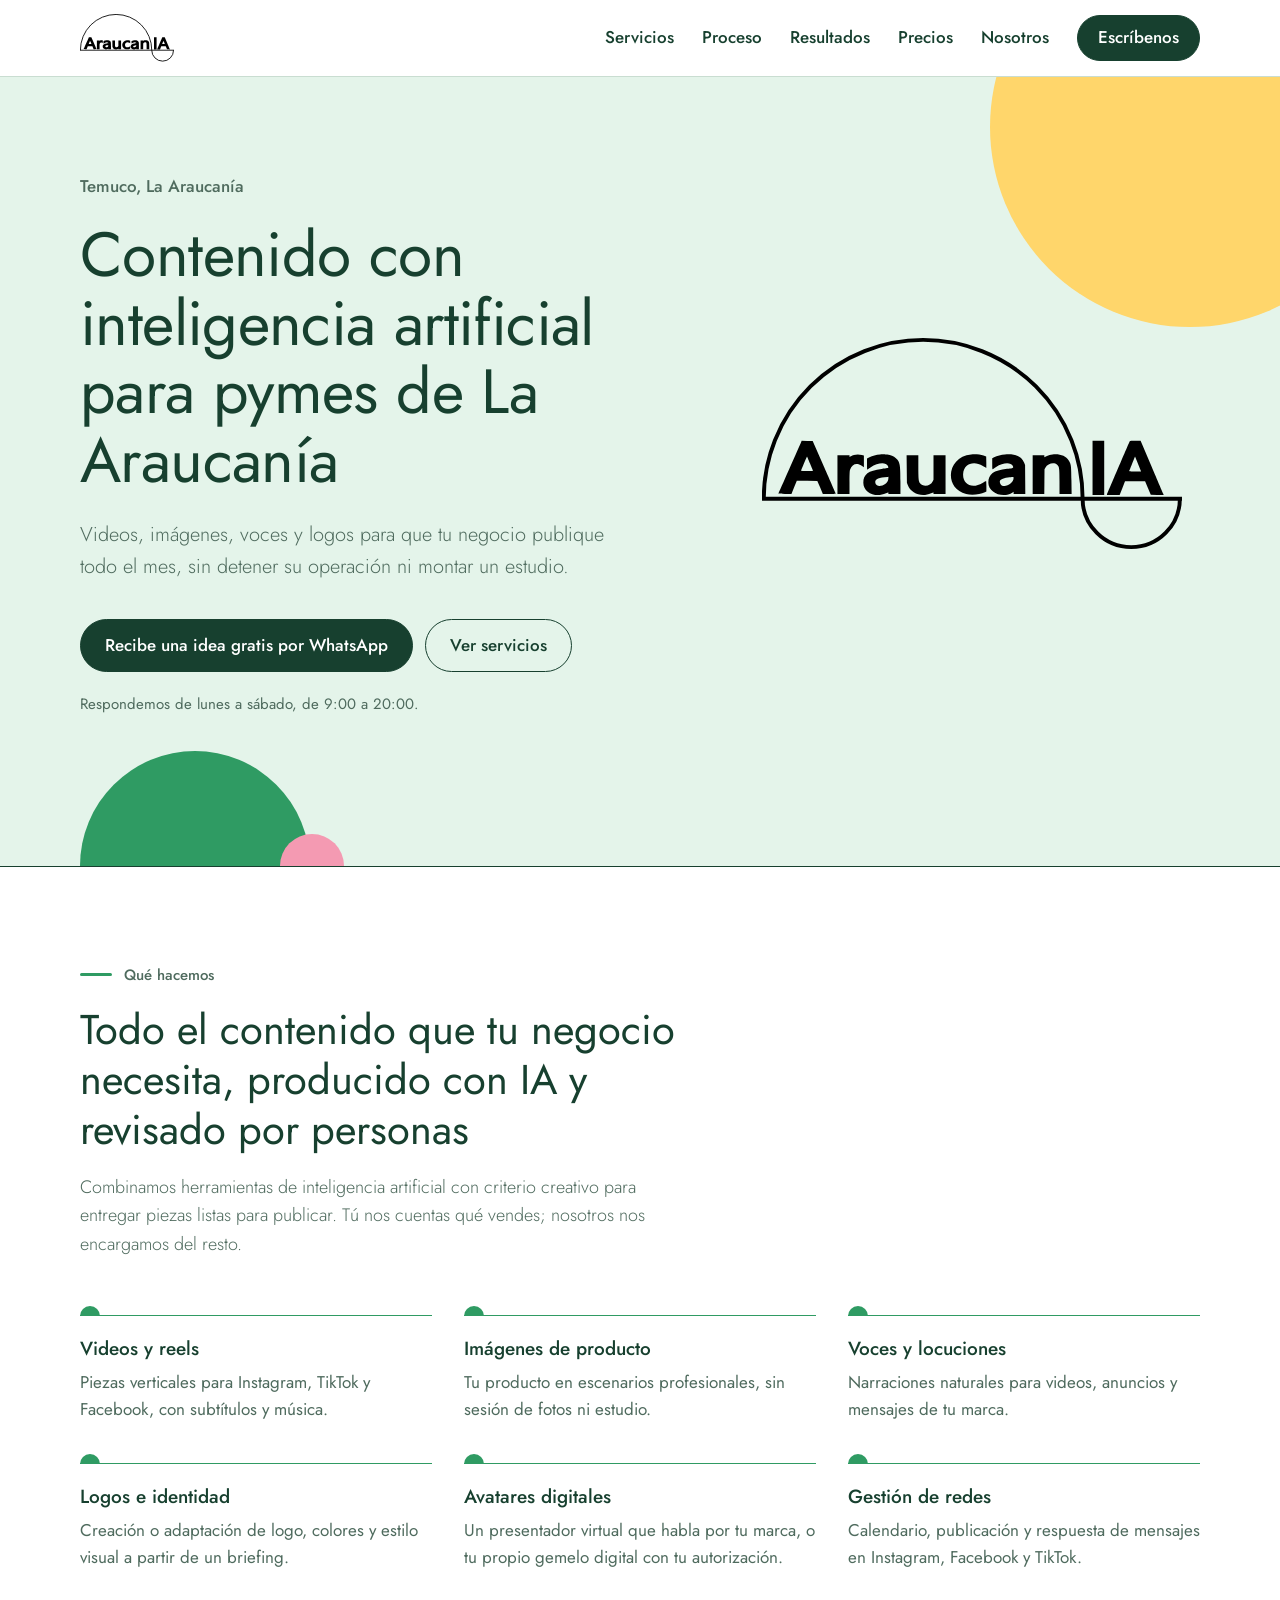
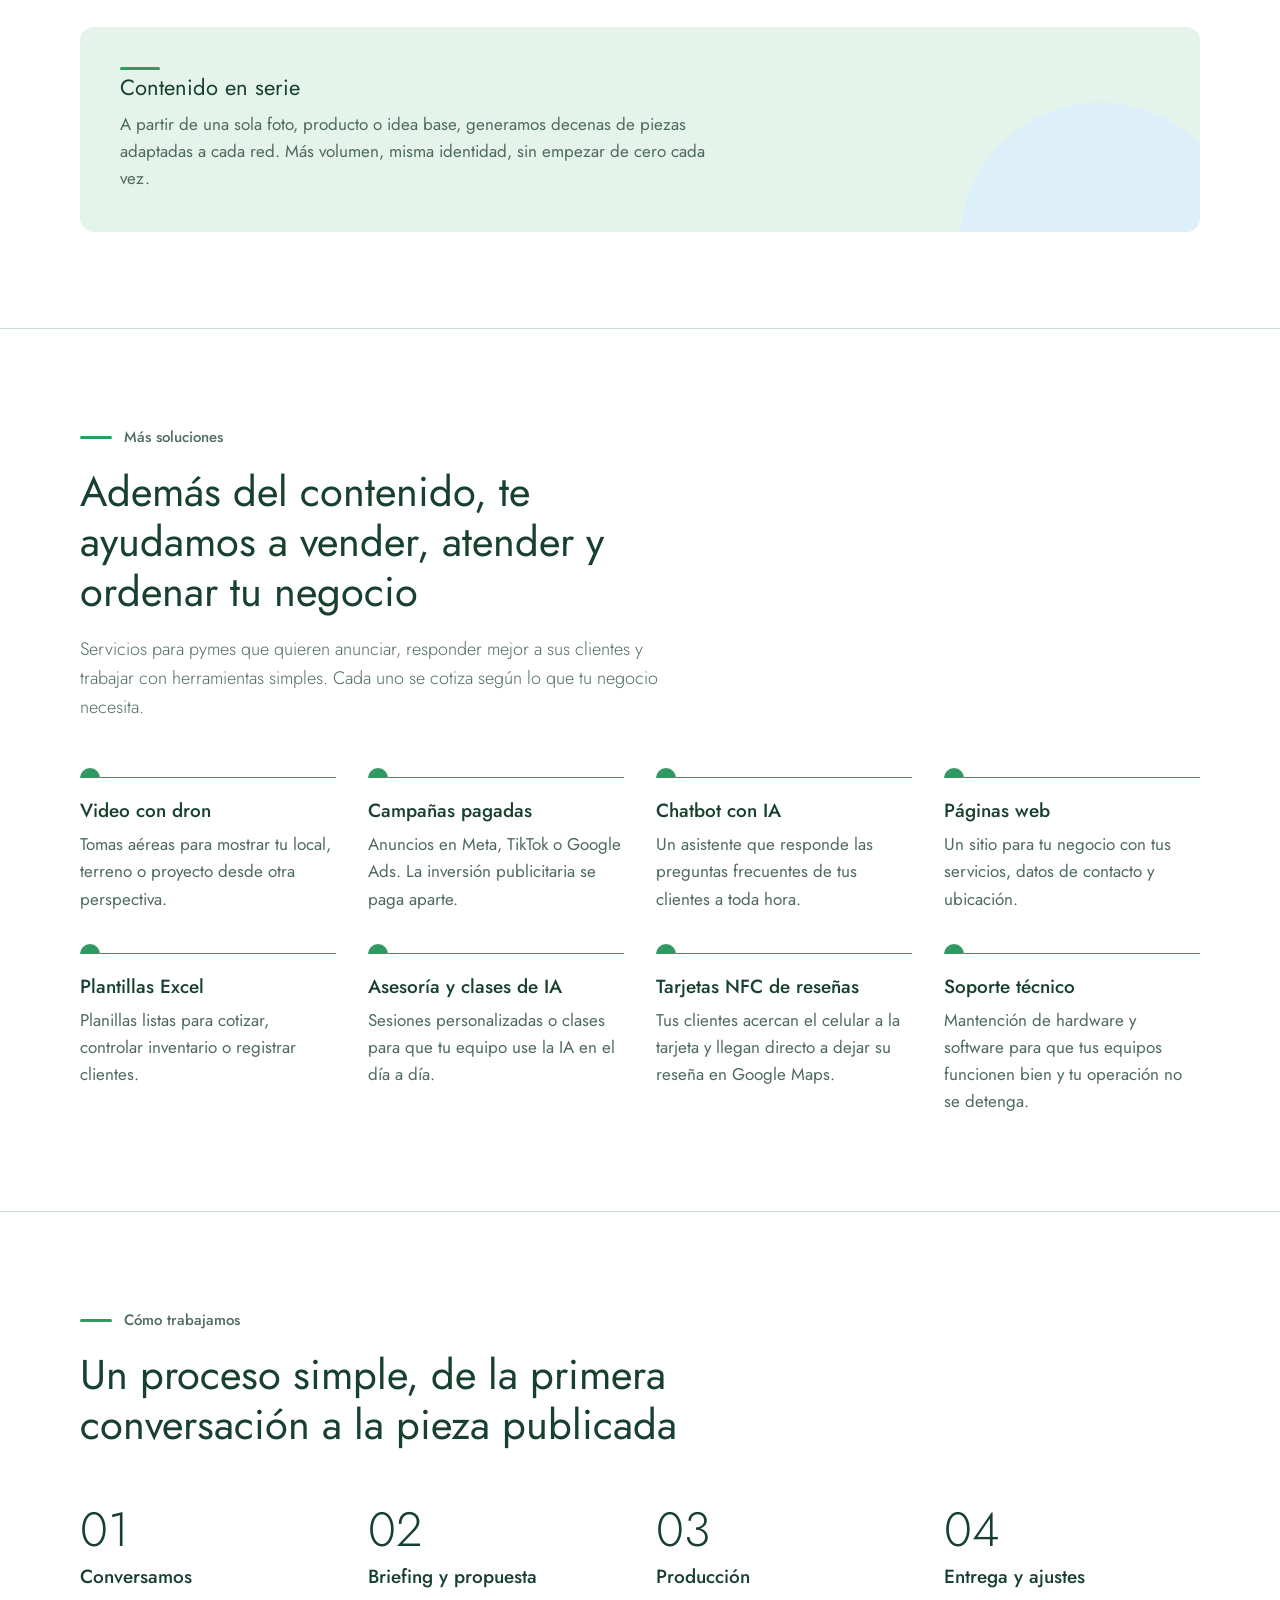
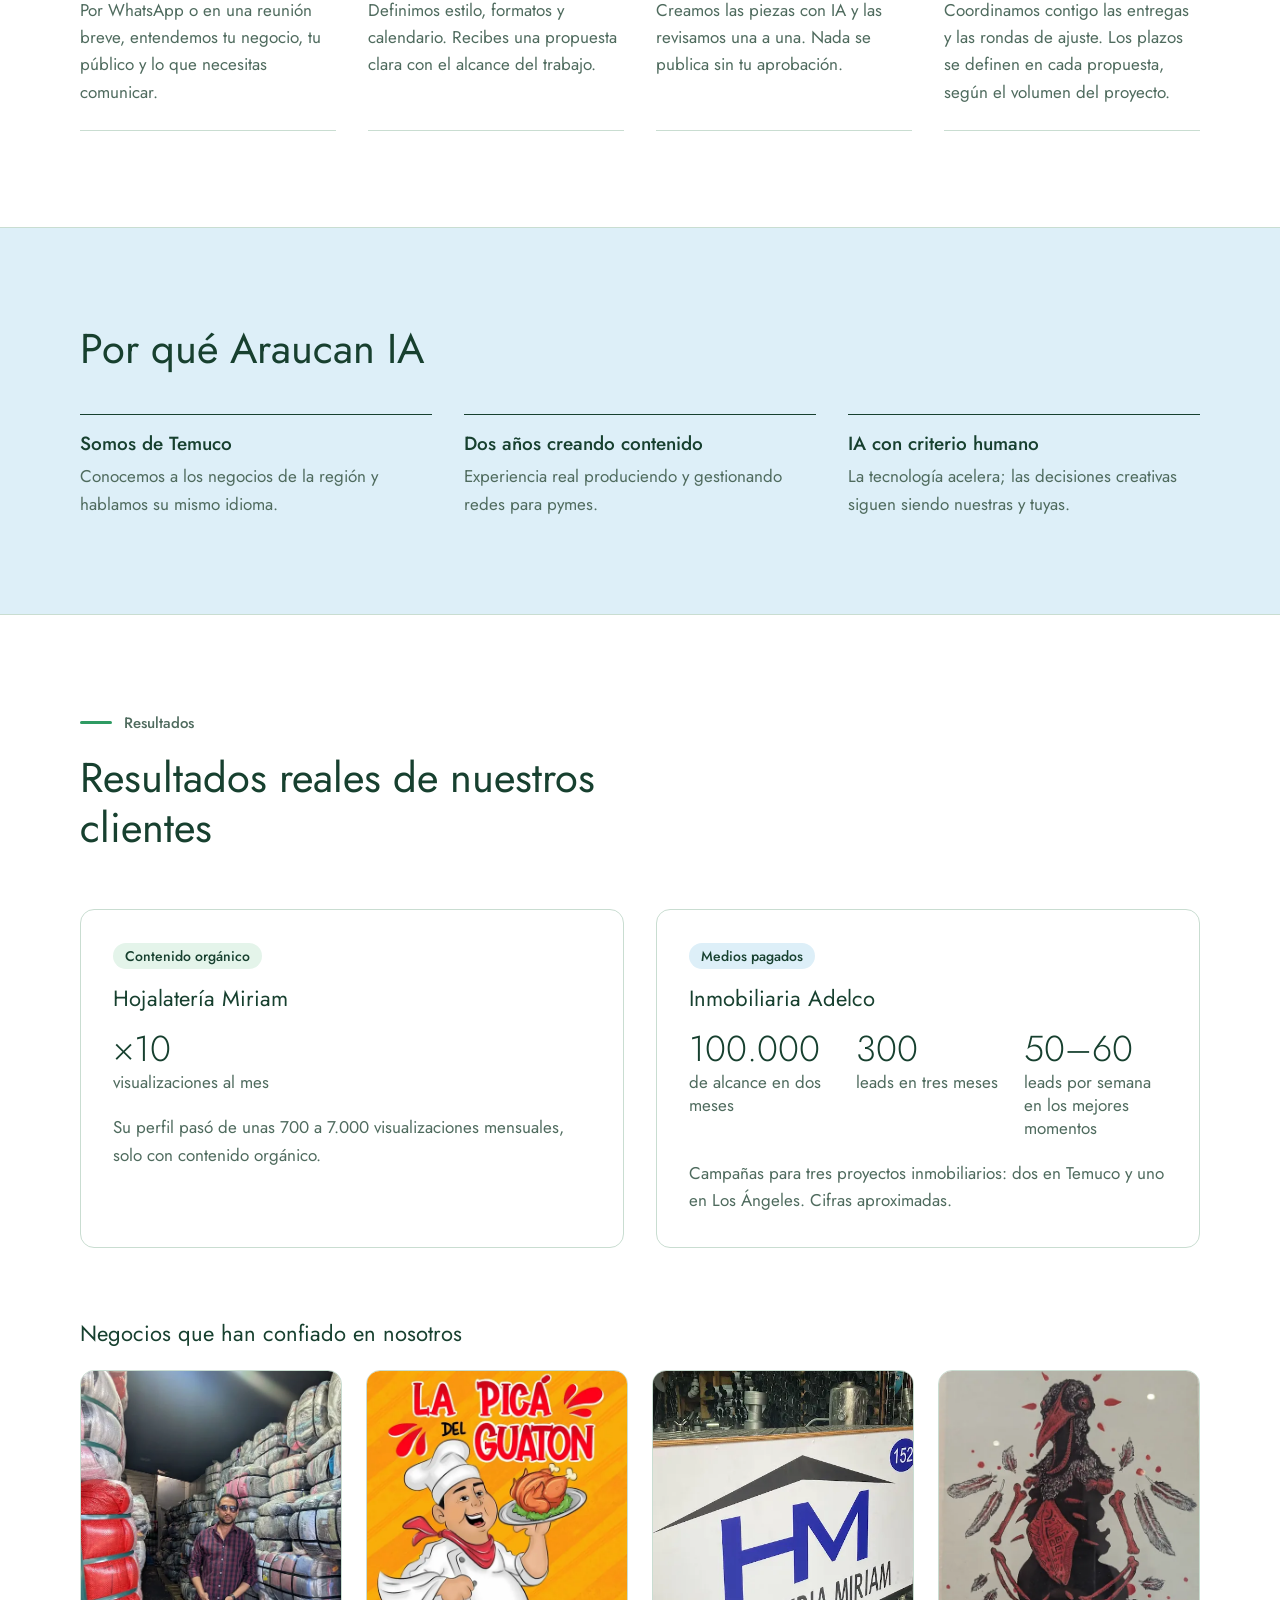
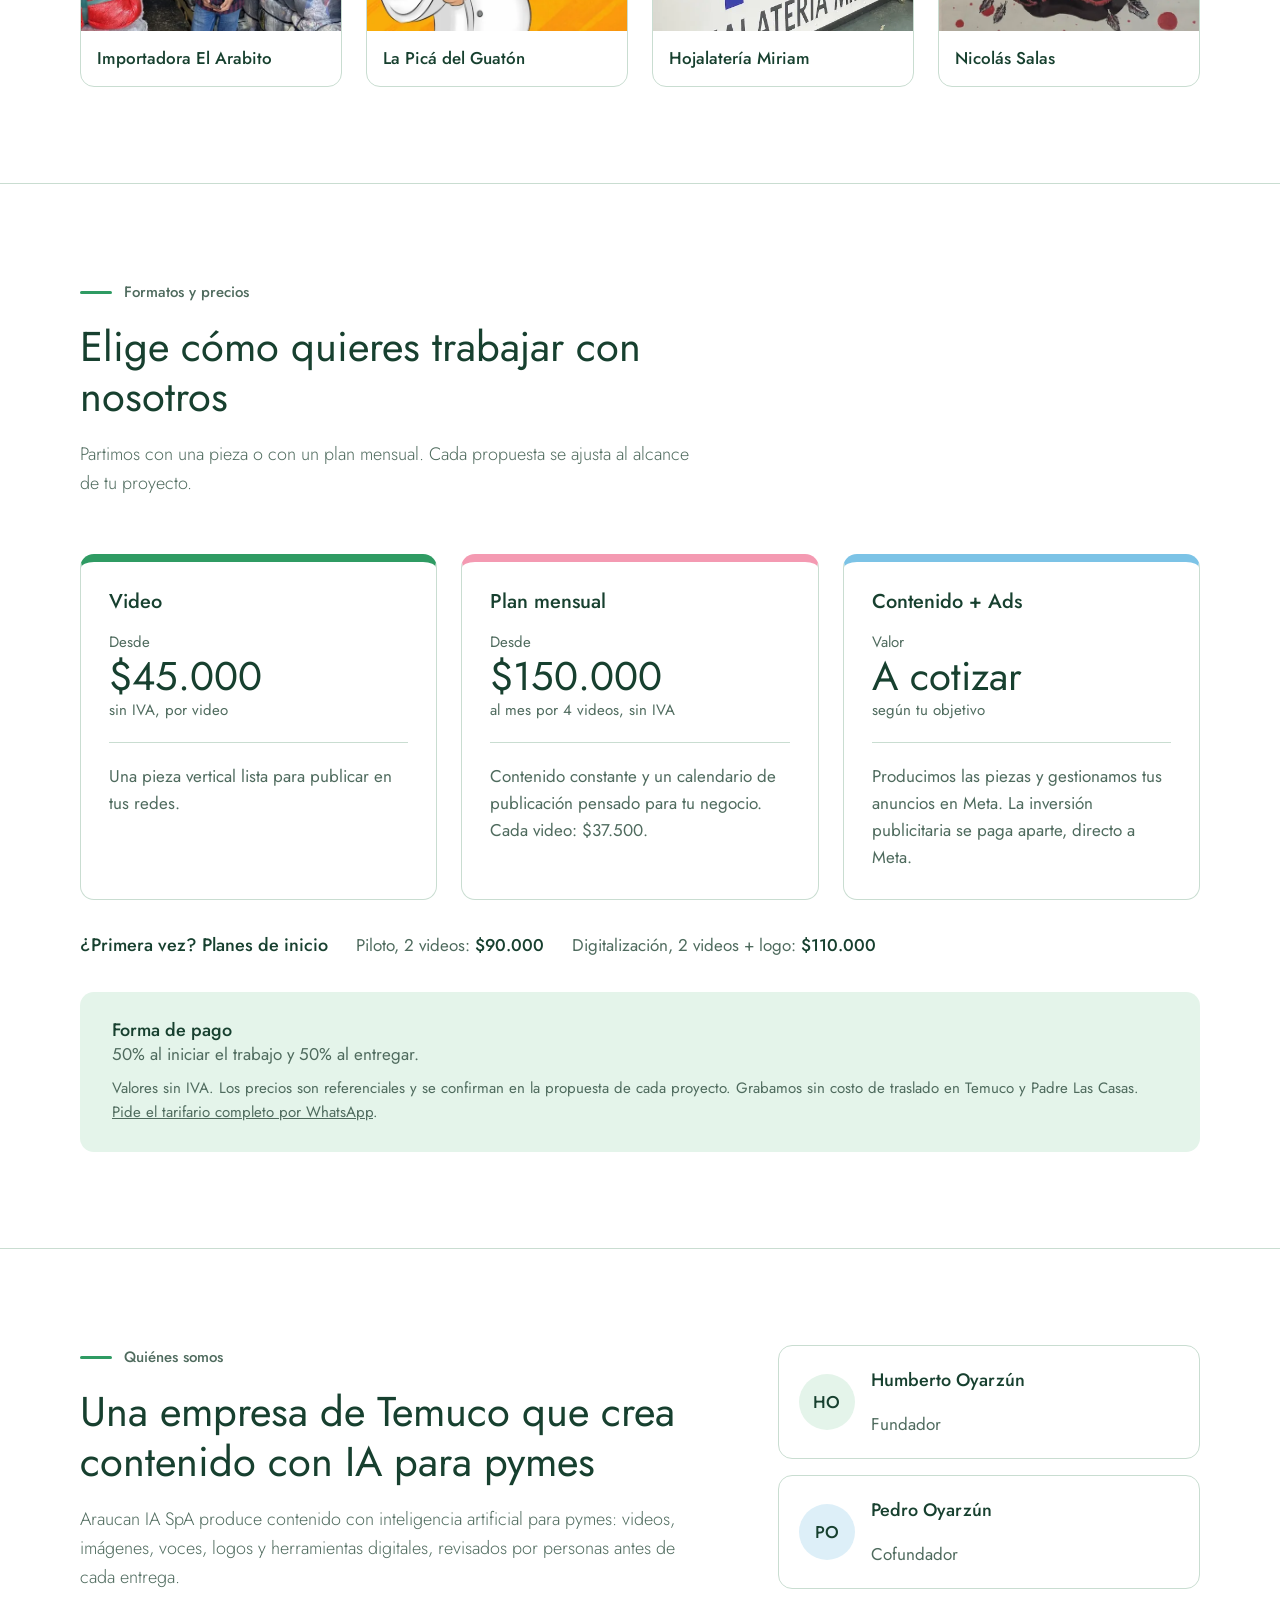
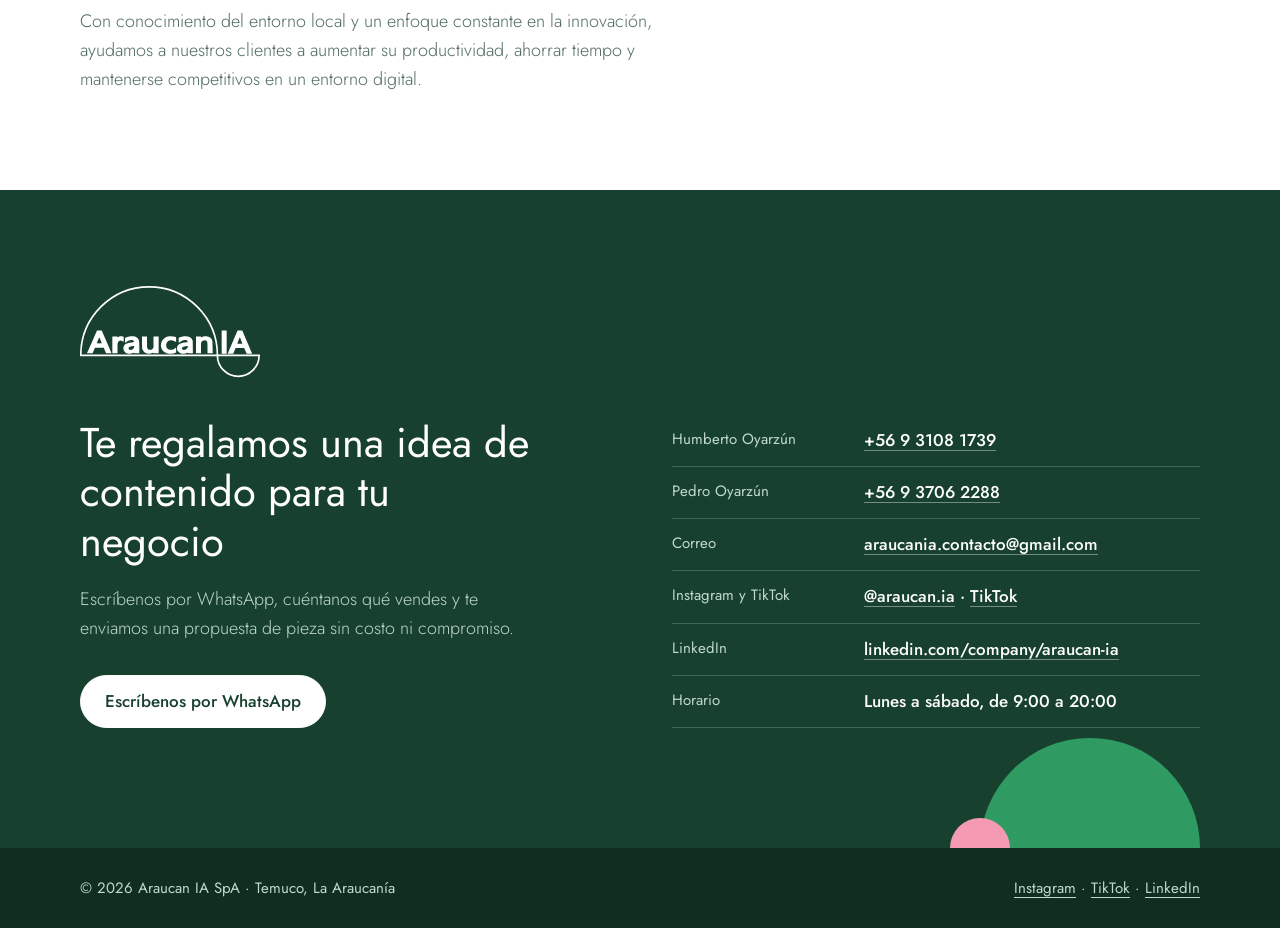
<file: index.html>
<!DOCTYPE html>
<html lang="es">
<head>
  <meta charset="utf-8">
  <meta name="viewport" content="width=device-width, initial-scale=1">
  <title>Araucan IA | Contenido con IA para pymes en Temuco y La Araucanía</title>
  <meta name="description" content="Videos, imágenes, voces y logos con inteligencia artificial para pymes de La Araucanía. Video desde $45.000 sin IVA. Escríbenos por WhatsApp y recibe una idea de contenido gratis.">
  <meta name="theme-color" content="#17402f">
  <link rel="canonical" href="https://araucania.github.io/">
  <link rel="icon" href="favicon.ico" sizes="32x32">
  <link rel="icon" href="assets/icons/favicon.svg" type="image/svg+xml">
  <link rel="apple-touch-icon" href="assets/icons/apple-touch-icon.png">
  <link rel="preload" href="assets/fonts/jost-latin-400-normal.woff2" as="font" type="font/woff2" crossorigin>

  <meta property="og:type" content="website">
  <meta property="og:locale" content="es_CL">
  <meta property="og:site_name" content="Araucan IA">
  <meta property="og:url" content="https://araucania.github.io/">
  <meta property="og:title" content="Araucan IA | Contenido con IA para pymes de La Araucanía">
  <meta property="og:description" content="Videos, imágenes, voces y logos para que tu negocio publique todo el mes. Escríbenos por WhatsApp y recibe una idea de contenido gratis.">
  <meta property="og:image" content="https://araucania.github.io/assets/img/og-araucania.jpg">
  <meta property="og:image:width" content="1200">
  <meta property="og:image:height" content="630">
  <meta property="og:image:alt" content="Araucan IA: contenido con inteligencia artificial para pymes de La Araucanía">
  <meta name="twitter:card" content="summary_large_image">

  <script type="application/ld+json">
  {
    "@context": "https://schema.org",
    "@type": "ProfessionalService",
    "name": "Araucan IA",
    "legalName": "Araucan IA SpA",
    "url": "https://araucania.github.io/",
    "logo": "https://araucania.github.io/assets/icons/icon-512.png",
    "image": "https://araucania.github.io/assets/img/og-araucania.jpg",
    "description": "Contenido con inteligencia artificial para pymes de La Araucanía: videos, imágenes, voces, logos y herramientas digitales, revisados por personas.",
    "telephone": "+56931081739",
    "email": "araucania.contacto@gmail.com",
    "address": {
      "@type": "PostalAddress",
      "addressLocality": "Temuco",
      "addressRegion": "La Araucanía",
      "addressCountry": "CL"
    },
    "areaServed": "La Araucanía",
    "openingHoursSpecification": [{
      "@type": "OpeningHoursSpecification",
      "dayOfWeek": ["Monday", "Tuesday", "Wednesday", "Thursday", "Friday", "Saturday"],
      "opens": "09:00",
      "closes": "20:00"
    }],
    "sameAs": [
      "https://www.instagram.com/araucan.ia/",
      "https://www.tiktok.com/@araucan.ia",
      "https://www.linkedin.com/company/araucan-ia/"
    ]
  }
  </script>

  <link rel="stylesheet" href="assets/css/styles.css">
  <script>document.documentElement.classList.add("js");</script>
  <script src="assets/js/main.js" defer></script>
</head>
<body>
  <a class="saltar" href="#contenido">Ir al contenido principal</a>

  <header class="barra">
    <div class="contenedor barra__interior">
      <a class="marca" href="./" aria-label="Araucan IA, inicio">
        <img src="assets/img/marca/araucania-logo-oficial-negro.svg" alt="Araucan IA" width="94" height="48">
      </a>
      <button class="menu-boton" type="button" aria-expanded="false" aria-controls="menu" aria-label="Abrir menú">
        <svg viewBox="0 0 24 24" aria-hidden="true"><path fill="currentColor" d="M3 6h18v2H3zm0 5h18v2H3zm0 5h18v2H3z"/></svg>
      </button>
      <nav id="menu" class="menu" aria-label="Principal">
        <a href="#servicios">Servicios</a>
        <a href="#proceso">Proceso</a>
        <a href="#resultados">Resultados</a>
        <a href="#precios">Precios</a>
        <a href="#nosotros">Nosotros</a>
        <a class="boton" href="https://wa.me/message/2SJY6SYY5FPGD1" target="_blank" rel="noopener">Escríbenos</a>
      </nav>
    </div>
  </header>

  <main id="contenido">
    <section class="portada" aria-labelledby="titulo-portada">
      <div class="contenedor portada__interior">
        <div>
          <p class="portada__lugar">Temuco, La Araucanía</p>
          <h1 id="titulo-portada">Contenido con inteligencia artificial para pymes de La Araucanía</h1>
          <p class="portada__bajada">Videos, imágenes, voces y logos para que tu negocio publique todo el mes, sin detener su operación ni montar un estudio.</p>
          <div class="portada__acciones">
            <a class="boton" href="https://wa.me/message/2SJY6SYY5FPGD1" target="_blank" rel="noopener">Recibe una idea gratis por WhatsApp</a>
            <a class="boton boton--borde" href="#servicios">Ver servicios</a>
          </div>
          <p class="portada__nota">Respondemos de lunes a sábado, de 9:00 a 20:00.</p>
        </div>
        <div class="portada__visual" aria-hidden="true">
          <img src="assets/img/marca/araucania-logo-oficial-negro.svg" alt="" width="1080" height="550">
        </div>
      </div>
      <div class="portada__formas" aria-hidden="true"></div>
    </section>

    <section id="servicios" class="seccion" aria-labelledby="titulo-servicios">
      <div class="contenedor">
        <p class="etiqueta">Qué hacemos</p>
        <h2 id="titulo-servicios">Todo el contenido que tu negocio necesita, producido con IA y revisado por personas</h2>
        <p class="intro">Combinamos herramientas de inteligencia artificial con criterio creativo para entregar piezas listas para publicar. Tú nos cuentas qué vendes; nosotros nos encargamos del resto.</p>
        <ul class="items">
          <li class="item"><h3>Videos y reels</h3><p>Piezas verticales para Instagram, TikTok y Facebook, con subtítulos y música.</p></li>
          <li class="item"><h3>Imágenes de producto</h3><p>Tu producto en escenarios profesionales, sin sesión de fotos ni estudio.</p></li>
          <li class="item"><h3>Voces y locuciones</h3><p>Narraciones naturales para videos, anuncios y mensajes de tu marca.</p></li>
          <li class="item"><h3>Logos e identidad</h3><p>Creación o adaptación de logo, colores y estilo visual a partir de un briefing.</p></li>
          <li class="item"><h3>Avatares digitales</h3><p>Un presentador virtual que habla por tu marca, o tu propio gemelo digital con tu autorización.</p></li>
          <li class="item"><h3>Gestión de redes</h3><p>Calendario, publicación y respuesta de mensajes en Instagram, Facebook y TikTok.</p></li>
        </ul>
        <div class="destacada">
          <span class="destacada__linea"></span>
          <h3>Contenido en serie</h3>
          <p>A partir de una sola foto, producto o idea base, generamos decenas de piezas adaptadas a cada red. Más volumen, misma identidad, sin empezar de cero cada vez.</p>
        </div>
      </div>
    </section>

    <section id="soluciones" class="seccion" aria-labelledby="titulo-soluciones">
      <div class="contenedor">
        <p class="etiqueta">Más soluciones</p>
        <h2 id="titulo-soluciones">Además del contenido, te ayudamos a vender, atender y ordenar tu negocio</h2>
        <p class="intro">Servicios para pymes que quieren anunciar, responder mejor a sus clientes y trabajar con herramientas simples. Cada uno se cotiza según lo que tu negocio necesita.</p>
        <ul class="items items--4">
          <li class="item"><h3>Video con dron</h3><p>Tomas aéreas para mostrar tu local, terreno o proyecto desde otra perspectiva.</p></li>
          <li class="item"><h3>Campañas pagadas</h3><p>Anuncios en Meta, TikTok o Google Ads. La inversión publicitaria se paga aparte.</p></li>
          <li class="item"><h3>Chatbot con IA</h3><p>Un asistente que responde las preguntas frecuentes de tus clientes a toda hora.</p></li>
          <li class="item"><h3>Páginas web</h3><p>Un sitio para tu negocio con tus servicios, datos de contacto y ubicación.</p></li>
          <li class="item"><h3>Plantillas Excel</h3><p>Planillas listas para cotizar, controlar inventario o registrar clientes.</p></li>
          <li class="item"><h3>Asesoría y clases de IA</h3><p>Sesiones personalizadas o clases para que tu equipo use la IA en el día a día.</p></li>
          <li class="item"><h3>Tarjetas NFC de reseñas</h3><p>Tus clientes acercan el celular a la tarjeta y llegan directo a dejar su reseña en Google Maps.</p></li>
          <li class="item"><h3>Soporte técnico</h3><p>Mantención de hardware y software para que tus equipos funcionen bien y tu operación no se detenga.</p></li>
        </ul>
      </div>
    </section>

    <section id="proceso" class="seccion" aria-labelledby="titulo-proceso">
      <div class="contenedor">
        <p class="etiqueta">Cómo trabajamos</p>
        <h2 id="titulo-proceso">Un proceso simple, de la primera conversación a la pieza publicada</h2>
        <ol class="pasos">
          <li class="paso"><h3>Conversamos</h3><p>Por WhatsApp o en una reunión breve, entendemos tu negocio, tu público y lo que necesitas comunicar.</p></li>
          <li class="paso"><h3>Briefing y propuesta</h3><p>Definimos estilo, formatos y calendario. Recibes una propuesta clara con el alcance del trabajo.</p></li>
          <li class="paso"><h3>Producción</h3><p>Creamos las piezas con IA y las revisamos una a una. Nada se publica sin tu aprobación.</p></li>
          <li class="paso"><h3>Entrega y ajustes</h3><p>Coordinamos contigo las entregas y las rondas de ajuste. Los plazos se definen en cada propuesta, según el volumen del proyecto.</p></li>
        </ol>
      </div>
    </section>

    <section class="seccion razones" aria-labelledby="titulo-razones">
      <div class="contenedor">
        <h2 id="titulo-razones">Por qué Araucan IA</h2>
        <ul class="razones__lista">
          <li><h3>Somos de Temuco</h3><p>Conocemos a los negocios de la región y hablamos su mismo idioma.</p></li>
          <li><h3>Dos años creando contenido</h3><p>Experiencia real produciendo y gestionando redes para pymes.</p></li>
          <li><h3>IA con criterio humano</h3><p>La tecnología acelera; las decisiones creativas siguen siendo nuestras y tuyas.</p></li>
        </ul>
      </div>
    </section>

    <section id="resultados" class="seccion" aria-labelledby="titulo-resultados">
      <div class="contenedor">
        <p class="etiqueta">Resultados</p>
        <h2 id="titulo-resultados">Resultados reales de nuestros clientes</h2>
        <div class="casos">
          <article class="caso">
            <p class="caso__tipo">Contenido orgánico</p>
            <h3>Hojalatería Miriam</h3>
            <ul class="caso__cifras">
              <li><strong>×10</strong> visualizaciones al mes</li>
            </ul>
            <p>Su perfil pasó de unas 700 a 7.000 visualizaciones mensuales, solo con contenido orgánico.</p>
          </article>
          <article class="caso caso--pagado">
            <p class="caso__tipo">Medios pagados</p>
            <h3>Inmobiliaria Adelco</h3>
            <ul class="caso__cifras">
              <li><strong>100.000</strong> de alcance en dos meses</li>
              <li><strong>300</strong> leads en tres meses</li>
              <li><strong>50–60</strong> leads por semana en los mejores momentos</li>
            </ul>
            <p>Campañas para tres proyectos inmobiliarios: dos en Temuco y uno en Los Ángeles. Cifras aproximadas.</p>
          </article>
        </div>

        <h3 class="clientes__titulo">Negocios que han confiado en nosotros</h3>
        <ul class="clientes">
          <li class="cliente">
            <img src="assets/img/clientes/importadora-el-arabito.webp" alt="Bodega de Importadora El Arabito" width="560" height="575" loading="lazy" decoding="async">
            <p>Importadora El Arabito</p>
          </li>
          <li class="cliente">
            <img src="assets/img/clientes/la-pica-del-guaton.webp" alt="Logo de La Picá del Guatón" width="560" height="560" loading="lazy" decoding="async">
            <p>La Picá del Guatón</p>
          </li>
          <li class="cliente">
            <img src="assets/img/clientes/hojalateria-miriam.webp" alt="Letrero de Hojalatería Miriam" width="450" height="800" loading="lazy" decoding="async">
            <p>Hojalatería Miriam</p>
          </li>
          <li class="cliente">
            <img src="assets/img/clientes/nicolas-salas.webp" alt="Obra de Nicolás Salas" width="560" height="698" loading="lazy" decoding="async">
            <p>Nicolás Salas</p>
          </li>
        </ul>
      </div>
    </section>

    <section id="precios" class="seccion" aria-labelledby="titulo-precios">
      <div class="contenedor">
        <p class="etiqueta">Formatos y precios</p>
        <h2 id="titulo-precios">Elige cómo quieres trabajar con nosotros</h2>
        <p class="intro">Partimos con una pieza o con un plan mensual. Cada propuesta se ajusta al alcance de tu proyecto.</p>
        <div class="precios">
          <article class="precio">
            <h3>Video</h3>
            <p class="precio__desde">Desde</p>
            <p class="precio__valor">$45.000</p>
            <p class="precio__detalle">sin IVA, por video</p>
            <p class="precio__texto">Una pieza vertical lista para publicar en tus redes.</p>
          </article>
          <article class="precio precio--rosado">
            <h3>Plan mensual</h3>
            <p class="precio__desde">Desde</p>
            <p class="precio__valor">$150.000</p>
            <p class="precio__detalle">al mes por 4 videos, sin IVA</p>
            <p class="precio__texto">Contenido constante y un calendario de publicación pensado para tu negocio. Cada video: $37.500.</p>
          </article>
          <article class="precio precio--celeste">
            <h3>Contenido + Ads</h3>
            <p class="precio__desde">Valor</p>
            <p class="precio__valor">A cotizar</p>
            <p class="precio__detalle">según tu objetivo</p>
            <p class="precio__texto">Producimos las piezas y gestionamos tus anuncios en Meta. La inversión publicitaria se paga aparte, directo a Meta.</p>
          </article>
        </div>
        <div class="inicio">
          <h3>¿Primera vez? Planes de inicio</h3>
          <p>Piloto, 2 videos: <strong>$90.000</strong></p>
          <p>Digitalización, 2 videos + logo: <strong>$110.000</strong></p>
        </div>
        <div class="condiciones">
          <h3>Forma de pago</h3>
          <p>50% al iniciar el trabajo y 50% al entregar.</p>
          <p>Valores sin IVA. Los precios son referenciales y se confirman en la propuesta de cada proyecto. Grabamos sin costo de traslado en Temuco y Padre Las Casas. <a href="https://wa.me/message/2SJY6SYY5FPGD1" target="_blank" rel="noopener">Pide el tarifario completo por WhatsApp</a>.</p>
        </div>
      </div>
    </section>

    <section id="nosotros" class="seccion" aria-labelledby="titulo-nosotros">
      <div class="contenedor nosotros">
        <div>
          <p class="etiqueta">Quiénes somos</p>
          <h2 id="titulo-nosotros">Una empresa de Temuco que crea contenido con IA para pymes</h2>
          <p class="intro">Araucan IA SpA produce contenido con inteligencia artificial para pymes: videos, imágenes, voces, logos y herramientas digitales, revisados por personas antes de cada entrega.</p>
          <p class="intro">Con conocimiento del entorno local y un enfoque constante en la innovación, ayudamos a nuestros clientes a aumentar su productividad, ahorrar tiempo y mantenerse competitivos en un entorno digital.</p>
        </div>
        <ul class="equipo">
          <li class="persona">
            <span class="persona__iniciales" aria-hidden="true">HO</span>
            <div><p class="persona__nombre">Humberto Oyarzún</p><p>Fundador</p></div>
          </li>
          <li class="persona">
            <span class="persona__iniciales" aria-hidden="true">PO</span>
            <div><p class="persona__nombre">Pedro Oyarzún</p><p>Cofundador</p></div>
          </li>
        </ul>
      </div>
    </section>

    <section id="contacto" class="contacto" aria-labelledby="titulo-contacto">
      <div class="contenedor contacto__interior">
        <div>
          <img class="contacto__logo" src="assets/img/marca/araucania-logo-oficial-blanco.svg" alt="" width="180" height="92" loading="lazy">
          <h2 id="titulo-contacto">Te regalamos una idea de contenido para tu negocio</h2>
          <p class="contacto__texto">Escríbenos por WhatsApp, cuéntanos qué vendes y te enviamos una propuesta de pieza sin costo ni compromiso.</p>
          <a class="boton boton--claro" href="https://wa.me/message/2SJY6SYY5FPGD1" target="_blank" rel="noopener">Escríbenos por WhatsApp</a>
        </div>
        <dl class="datos">
          <div><dt>Humberto Oyarzún</dt><dd><a href="https://wa.me/56931081739" target="_blank" rel="noopener">+56 9 3108 1739</a></dd></div>
          <div><dt>Pedro Oyarzún</dt><dd><a href="https://wa.me/56937062288" target="_blank" rel="noopener">+56 9 3706 2288</a></dd></div>
          <div><dt>Correo</dt><dd><a href="mailto:araucania.contacto@gmail.com">araucania.contacto@gmail.com</a></dd></div>
          <div><dt>Instagram y TikTok</dt><dd><a href="https://www.instagram.com/araucan.ia/" target="_blank" rel="noopener">@araucan.ia</a> · <a href="https://www.tiktok.com/@araucan.ia" target="_blank" rel="noopener">TikTok</a></dd></div>
          <div><dt>LinkedIn</dt><dd><a href="https://www.linkedin.com/company/araucan-ia/" target="_blank" rel="noopener">linkedin.com/company/araucan-ia</a></dd></div>
          <div><dt>Horario</dt><dd>Lunes a sábado, de 9:00 a 20:00</dd></div>
        </dl>
      </div>
    </section>
  </main>

  <footer class="pie">
    <div class="contenedor pie__interior">
      <p>© 2026 Araucan IA SpA · Temuco, La Araucanía</p>
      <p><a href="https://www.instagram.com/araucan.ia/" target="_blank" rel="noopener">Instagram</a> · <a href="https://www.tiktok.com/@araucan.ia" target="_blank" rel="noopener">TikTok</a> · <a href="https://www.linkedin.com/company/araucan-ia/" target="_blank" rel="noopener">LinkedIn</a></p>
    </div>
    <a class="flotante" href="https://wa.me/message/2SJY6SYY5FPGD1" target="_blank" rel="noopener" aria-label="Escríbenos por WhatsApp">
      <svg viewBox="0 0 24 24" aria-hidden="true"><path fill="currentColor" d="M4 3h16a2 2 0 0 1 2 2v11a2 2 0 0 1-2 2H9l-5 4v-4a2 2 0 0 1-2-2V5a2 2 0 0 1 2-2z"/></svg>
      <span>WhatsApp</span>
    </a>
  </footer>
</body>
</html>
</file>
<file: assets/css/styles.css>
/*
  Araucan IA — estilos del sitio
  Identidad del brochure y tarifario (oct 2026): tipografía Jost y paleta verde.
  Para cambiar colores o tipografía, edita las variables de :root.
*/

/* Jost alojada en el sitio (licencia en assets/fonts/LICENCIAS.md) */
@font-face {
  font-family: "Jost";
  font-style: normal;
  font-weight: 300;
  font-display: swap;
  src: url("../fonts/jost-latin-300-normal.woff2") format("woff2");
}

@font-face {
  font-family: "Jost";
  font-style: normal;
  font-weight: 400;
  font-display: swap;
  src: url("../fonts/jost-latin-400-normal.woff2") format("woff2");
}

@font-face {
  font-family: "Jost";
  font-style: normal;
  font-weight: 500;
  font-display: swap;
  src: url("../fonts/jost-latin-500-normal.woff2") format("woff2");
}

:root {
  /* Paleta de marca */
  --verde-oscuro: #17402f;   /* títulos, botones y fondos oscuros */
  --gris-verdoso: #4f6b5e;   /* texto de párrafos */
  --verde: #2f9b63;          /* acentos (no para texto pequeño) */
  --menta: #e4f4ea;
  --celeste-claro: #ddeff8;
  --celeste: #7cc3e6;
  --rosado: #f49ab2;
  --amarillo: #ffd66b;
  --borde: #c9ddd1;
  --texto-claro: #bfd9cb;    /* texto sobre fondo verde oscuro */
  --blanco: #ffffff;

  --fuente: "Jost", "Segoe UI", system-ui, sans-serif;
  --ancho: 1120px;
  --margen: 24px;
  --radio: 14px;
  --alto-barra: 76px;
}

*,
*::before,
*::after {
  box-sizing: border-box;
}

html {
  scroll-behavior: smooth;
  scroll-padding-top: var(--alto-barra);
}

body {
  margin: 0;
  font-family: var(--fuente);
  font-size: 1.0625rem;
  line-height: 1.6;
  color: var(--gris-verdoso);
  background: var(--blanco);
  -webkit-font-smoothing: antialiased;
}

img {
  max-width: 100%;
  height: auto;
  display: block;
}

h1,
h2,
h3,
p,
ul,
ol,
dl,
dd {
  margin: 0;
}

ul,
ol {
  padding: 0;
  list-style: none;
}

h1,
h2,
h3 {
  color: var(--verde-oscuro);
  font-weight: 400;
  line-height: 1.2;
}

a {
  color: inherit;
}

:focus-visible {
  outline: 3px solid var(--verde);
  outline-offset: 3px;
}

.contenedor {
  width: min(100% - 2 * var(--margen), var(--ancho));
  margin-inline: auto;
}

.saltar {
  position: absolute;
  left: 8px;
  top: -60px;
  z-index: 100;
  padding: 10px 16px;
  border-radius: 8px;
  background: var(--verde-oscuro);
  color: var(--blanco);
}

.saltar:focus {
  top: 8px;
}

/* ---------- Botones ---------- */

.boton {
  display: inline-flex;
  align-items: center;
  justify-content: center;
  gap: 8px;
  min-height: 48px;
  padding: 12px 24px;
  border: 1.5px solid var(--verde-oscuro);
  border-radius: 999px;
  background: var(--verde-oscuro);
  color: var(--blanco);
  font-weight: 500;
  text-decoration: none;
  transition: background-color 0.2s ease, color 0.2s ease;
}

.boton:hover {
  background: #0d2b1f;
}

.boton--borde {
  background: transparent;
  color: var(--verde-oscuro);
}

.boton--borde:hover {
  background: var(--verde-oscuro);
  color: var(--blanco);
}

.boton--claro {
  border-color: var(--blanco);
  background: var(--blanco);
  color: var(--verde-oscuro);
}

.boton--claro:hover {
  background: var(--menta);
}

/* ---------- Barra superior ---------- */

.barra {
  position: sticky;
  top: 0;
  z-index: 50;
  background: rgb(255 255 255 / 0.96);
  border-bottom: 1px solid var(--borde);
}

.barra__interior {
  height: var(--alto-barra);
  display: flex;
  align-items: center;
  justify-content: space-between;
  gap: 24px;
}

.marca img {
  width: auto;
  height: 48px;
}

.menu {
  display: flex;
  align-items: center;
  gap: 28px;
}

.menu a:not(.boton) {
  color: var(--verde-oscuro);
  text-decoration: none;
  font-weight: 500;
}

.menu a:not(.boton):hover {
  text-decoration: underline;
  text-decoration-color: var(--verde);
  text-underline-offset: 6px;
}

.menu .boton {
  min-height: 42px;
  padding: 8px 20px;
}

.menu-boton {
  display: none;
  width: 44px;
  height: 44px;
  padding: 10px;
  border: 0;
  background: transparent;
  color: var(--verde-oscuro);
  cursor: pointer;
}

.menu-boton svg {
  width: 24px;
  height: 24px;
}

/* ---------- Secciones ---------- */

.seccion {
  padding-block: 96px;
}

.seccion + .seccion {
  border-top: 1px solid var(--borde);
}

.etiqueta {
  display: flex;
  align-items: center;
  gap: 12px;
  margin-bottom: 18px;
  font-size: 0.9375rem;
  font-weight: 500;
  color: var(--gris-verdoso);
}

.etiqueta::before {
  content: "";
  width: 32px;
  height: 3px;
  border-radius: 2px;
  background: var(--verde);
}

.seccion h2 {
  max-width: 24ch;
  font-size: clamp(1.75rem, 1.25rem + 1.8vw, 2.6rem);
}

.intro {
  max-width: 62ch;
  margin-top: 18px;
  font-size: 1.125rem;
  font-weight: 300;
}

/* ---------- Portada ---------- */

.portada {
  position: relative;
  overflow: hidden;
  background: var(--menta);
  border-bottom: 1.5px solid var(--verde-oscuro);
}

.portada::before {
  content: "";
  position: absolute;
  top: -150px;
  right: -110px;
  width: 400px;
  aspect-ratio: 1;
  border-radius: 50%;
  background: var(--amarillo);
}

.portada__interior {
  position: relative;
  display: grid;
  grid-template-columns: 1.15fr 0.85fr;
  align-items: center;
  gap: 48px;
  padding-block: 96px 150px;
}

.portada__lugar {
  margin-bottom: 20px;
  font-weight: 500;
  color: var(--gris-verdoso);
}

.portada h1 {
  max-width: 17ch;
  font-size: clamp(2.25rem, 1.4rem + 3.4vw, 3.9rem);
  line-height: 1.1;
  letter-spacing: -0.01em;
}

.portada__bajada {
  max-width: 46ch;
  margin-top: 24px;
  font-size: 1.25rem;
  font-weight: 300;
}

.portada__acciones {
  display: flex;
  flex-wrap: wrap;
  gap: 12px;
  margin-top: 36px;
}

.portada__nota {
  margin-top: 20px;
  font-size: 0.9375rem;
}

.portada__visual {
  position: relative;
  justify-self: center;
  width: min(100%, 420px);
}

.portada__visual img {
  position: relative;
  width: 100%;
}

/* Semicírculo verde y punto rosado apoyados en la línea inferior, como en el brochure */
.portada__formas {
  position: absolute;
  inset: auto 0 0 0;
  height: 0;
}

.portada__formas::before,
.portada__formas::after {
  content: "";
  position: absolute;
  bottom: 0;
}

.portada__formas::before {
  left: max(var(--margen), calc(50% - 560px));
  width: 230px;
  height: 115px;
  border-radius: 230px 230px 0 0;
  background: var(--verde);
}

.portada__formas::after {
  left: max(calc(var(--margen) + 200px), calc(50% - 360px));
  width: 64px;
  height: 64px;
  border-radius: 50%;
  background: var(--rosado);
  transform: translateY(50%);
}

/* ---------- Ítems con marcador (semicírculo sobre línea) ---------- */

.items {
  display: grid;
  grid-template-columns: repeat(3, 1fr);
  gap: 40px 32px;
  margin-top: 56px;
}

.items--4 {
  grid-template-columns: repeat(4, 1fr);
}

.item {
  position: relative;
  padding-top: 22px;
  border-top: 1.5px solid var(--verde);
}

.item::before {
  content: "";
  position: absolute;
  top: -10px;
  left: 0;
  width: 20px;
  height: 10px;
  border-radius: 20px 20px 0 0;
  background: var(--verde);
}

.item h3 {
  font-size: 1.1875rem;
  font-weight: 500;
}

.item p {
  margin-top: 8px;
}

/* ---------- Caja destacada ---------- */

.destacada {
  position: relative;
  overflow: hidden;
  margin-top: 56px;
  padding: 40px;
  border-radius: var(--radio);
  background: var(--menta);
}

.destacada::after {
  content: "";
  position: absolute;
  right: -40px;
  bottom: -150px;
  width: 280px;
  aspect-ratio: 1;
  border-radius: 50%;
  background: var(--celeste-claro);
}

.destacada > * {
  position: relative;
  z-index: 1;
  max-width: 60ch;
}

.destacada h3 {
  margin-top: 4px;
  font-size: 1.375rem;
}

.destacada p {
  margin-top: 10px;
}

.destacada__linea {
  display: block;
  width: 40px;
  height: 3px;
  border-radius: 2px;
  background: var(--verde);
}

/* ---------- Proceso ---------- */

.pasos {
  display: grid;
  grid-template-columns: repeat(4, 1fr);
  gap: 32px;
  margin-top: 56px;
  counter-reset: paso;
}

.paso {
  padding-bottom: 24px;
  border-bottom: 1px solid var(--borde);
}

.paso::before {
  counter-increment: paso;
  content: "0" counter(paso);
  display: block;
  margin-bottom: 12px;
  font-size: 3rem;
  font-weight: 300;
  line-height: 1;
  color: var(--verde-oscuro);
}

.paso h3 {
  font-size: 1.1875rem;
  font-weight: 500;
}

.paso p {
  margin-top: 8px;
}

/* ---------- Por qué ---------- */

.razones {
  background: var(--celeste-claro);
}

.razones__lista {
  display: grid;
  grid-template-columns: repeat(3, 1fr);
  gap: 32px;
  margin-top: 40px;
}

.razones__lista li {
  padding-top: 18px;
  border-top: 1px solid var(--verde-oscuro);
}

.razones__lista h3 {
  font-size: 1.1875rem;
  font-weight: 500;
}

.razones__lista p {
  margin-top: 8px;
}

/* ---------- Resultados y clientes ---------- */

.casos {
  display: grid;
  grid-template-columns: repeat(2, 1fr);
  gap: 32px;
  margin-top: 56px;
}

.caso {
  padding: 32px;
  border: 1px solid var(--borde);
  border-radius: var(--radio);
}

.caso__tipo {
  display: inline-block;
  padding: 2px 12px;
  border-radius: 999px;
  background: var(--menta);
  color: var(--verde-oscuro);
  font-size: 0.875rem;
  font-weight: 500;
}

.caso--pagado .caso__tipo {
  background: var(--celeste-claro);
}

.caso h3 {
  margin-top: 16px;
  font-size: 1.375rem;
}

.caso__cifras {
  display: grid;
  grid-template-columns: repeat(auto-fit, minmax(120px, 1fr));
  gap: 16px 24px;
  margin-top: 20px;
}

.caso__cifras li {
  line-height: 1.35;
}

.caso__cifras strong {
  display: block;
  margin-bottom: 4px;
  font-size: 2.25rem;
  font-weight: 300;
  line-height: 1;
  color: var(--verde-oscuro);
}

.caso > p:last-child {
  margin-top: 20px;
}

.clientes__titulo {
  margin-top: 72px;
  font-size: 1.375rem;
}

.clientes {
  display: grid;
  grid-template-columns: repeat(4, 1fr);
  gap: 24px;
  margin-top: 24px;
}

.cliente {
  overflow: hidden;
  border: 1px solid var(--borde);
  border-radius: var(--radio);
}

.cliente img {
  width: 100%;
  aspect-ratio: 1;
  object-fit: cover;
}

.cliente p {
  padding: 14px 16px;
  color: var(--verde-oscuro);
  font-weight: 500;
}

/* ---------- Precios ---------- */

.precios {
  display: grid;
  grid-template-columns: repeat(3, 1fr);
  gap: 24px;
  margin-top: 56px;
}

.precio {
  display: flex;
  flex-direction: column;
  padding: 28px;
  border: 1px solid var(--borde);
  border-top: 8px solid var(--verde);
  border-radius: var(--radio);
}

.precio--rosado {
  border-top-color: var(--rosado);
}

.precio--celeste {
  border-top-color: var(--celeste);
}

.precio h3 {
  font-size: 1.25rem;
  font-weight: 500;
}

.precio__desde {
  margin-top: 16px;
  font-size: 0.9375rem;
}

.precio__valor {
  font-size: 2.5rem;
  font-weight: 400;
  line-height: 1.1;
  color: var(--verde-oscuro);
}

.precio__detalle {
  font-size: 0.9375rem;
}

.precio__texto {
  margin-top: 20px;
  padding-top: 20px;
  border-top: 1px solid var(--borde);
}

.inicio {
  display: flex;
  flex-wrap: wrap;
  align-items: baseline;
  gap: 8px 28px;
  margin-top: 32px;
}

.inicio h3 {
  font-size: 1.125rem;
  font-weight: 500;
}

.inicio strong {
  color: var(--verde-oscuro);
  font-weight: 500;
}

.condiciones {
  margin-top: 32px;
  padding: 28px 32px;
  border-radius: var(--radio);
  background: var(--menta);
}

.condiciones h3 {
  font-size: 1.125rem;
  font-weight: 500;
}

.condiciones p + p {
  margin-top: 8px;
  font-size: 0.9375rem;
}

/* ---------- Nosotros ---------- */

.nosotros {
  display: grid;
  grid-template-columns: 1.2fr 0.8fr;
  gap: 64px;
  align-items: start;
}

.nosotros p + p {
  margin-top: 16px;
}

.equipo {
  display: grid;
  gap: 16px;
}

.persona {
  display: flex;
  align-items: center;
  gap: 16px;
  padding: 20px;
  border: 1px solid var(--borde);
  border-radius: var(--radio);
}

.persona__iniciales {
  display: grid;
  place-items: center;
  flex: none;
  width: 56px;
  height: 56px;
  border-radius: 50%;
  background: var(--menta);
  color: var(--verde-oscuro);
  font-weight: 500;
}

.persona:nth-child(2) .persona__iniciales {
  background: var(--celeste-claro);
}

.persona__nombre {
  color: var(--verde-oscuro);
  font-size: 1.125rem;
  font-weight: 500;
}

/* ---------- Contacto y pie ---------- */

.contacto {
  position: relative;
  overflow: hidden;
  padding-block: 96px 120px;
  background: var(--verde-oscuro);
  color: var(--texto-claro);
}

.contacto::before {
  content: "";
  position: absolute;
  right: max(var(--margen), calc(50% - 560px));
  bottom: 0;
  width: 220px;
  height: 110px;
  border-radius: 220px 220px 0 0;
  background: var(--verde);
}

.contacto::after {
  content: "";
  position: absolute;
  right: max(calc(var(--margen) + 190px), calc(50% - 370px));
  bottom: -30px;
  width: 60px;
  height: 60px;
  border-radius: 50%;
  background: var(--rosado);
}

.contacto__interior {
  position: relative;
  display: grid;
  grid-template-columns: 1fr 1fr;
  gap: 64px;
}

.contacto__logo {
  width: 180px;
  margin-bottom: 40px;
}

.contacto h2 {
  max-width: 18ch;
  color: var(--blanco);
  font-size: clamp(1.75rem, 1.25rem + 1.8vw, 2.6rem);
}

.contacto__texto {
  max-width: 44ch;
  margin-top: 18px;
  font-size: 1.125rem;
  font-weight: 300;
}

.contacto .boton {
  margin-top: 32px;
}

.datos {
  align-self: end;
}

.datos div {
  display: grid;
  grid-template-columns: 11rem 1fr;
  gap: 16px;
  padding-block: 12px;
  border-bottom: 1px solid rgb(191 217 203 / 0.25);
}

.datos dt {
  font-size: 0.9375rem;
}

.datos dd {
  color: var(--blanco);
  font-weight: 500;
  overflow-wrap: anywhere;
}

.datos a {
  text-decoration-color: rgb(255 255 255 / 0.4);
  text-underline-offset: 4px;
}

.datos a:hover {
  text-decoration-color: var(--blanco);
}

.pie {
  padding-block: 28px;
  background: #0f2e21;
  color: var(--texto-claro);
  font-size: 0.9375rem;
}

.pie__interior {
  display: flex;
  flex-wrap: wrap;
  justify-content: space-between;
  gap: 12px 24px;
}

.pie a {
  text-underline-offset: 4px;
}

/* Botón de WhatsApp fijo, solo en celulares */
.flotante {
  display: none;
}

/* ---------- Página 404 ---------- */

.error {
  min-height: 70vh;
  display: grid;
  place-content: center;
  justify-items: center;
  gap: 20px;
  padding: 96px var(--margen);
  text-align: center;
  background: var(--menta);
}

.error h1 {
  font-size: clamp(2rem, 1.5rem + 2vw, 3rem);
}

/* ---------- Pantallas medianas ---------- */

@media (max-width: 1080px) {
  .items--4 {
    grid-template-columns: repeat(2, 1fr);
  }

  .pasos {
    grid-template-columns: repeat(2, 1fr);
  }

  .clientes {
    grid-template-columns: repeat(2, 1fr);
  }
}

@media (max-width: 960px) {
  .menu-boton {
    display: block;
  }

  .menu {
    position: absolute;
    top: var(--alto-barra);
    left: 0;
    right: 0;
    flex-direction: column;
    align-items: stretch;
    gap: 0;
    padding: 8px var(--margen) 24px;
    background: var(--blanco);
    border-bottom: 1px solid var(--borde);
    box-shadow: 0 12px 24px rgb(23 64 47 / 0.08);
  }

  .menu a:not(.boton) {
    padding-block: 14px;
    border-bottom: 1px solid var(--borde);
  }

  .menu .boton {
    margin-top: 16px;
  }

  .js .menu:not(.menu--abierto) {
    display: none;
  }

  .portada__interior {
    grid-template-columns: 1fr;
    gap: 40px;
    padding-block: 64px 112px;
  }

  .portada__visual {
    display: none;
  }

  .items,
  .precios,
  .casos,
  .razones__lista {
    grid-template-columns: 1fr 1fr;
  }

  .nosotros,
  .contacto__interior {
    grid-template-columns: 1fr;
    gap: 40px;
  }
}

/* ---------- Celulares ---------- */

@media (max-width: 640px) {
  :root {
    --margen: 18px;
    --alto-barra: 68px;
  }

  body {
    font-size: 1rem;
  }

  .marca img {
    height: 42px;
  }

  .seccion,
  .contacto {
    padding-block: 64px;
  }

  .contacto {
    padding-bottom: 120px;
  }

  .portada::before {
    top: -120px;
    right: -140px;
    width: 260px;
  }

  .portada__formas::before {
    width: 150px;
    height: 75px;
  }

  .portada__formas::after {
    left: calc(var(--margen) + 130px);
    width: 44px;
    height: 44px;
  }

  .portada__acciones .boton {
    width: 100%;
  }

  .items,
  .items--4,
  .pasos,
  .razones__lista,
  .casos,
  .precios {
    grid-template-columns: 1fr;
  }

  .destacada,
  .caso,
  .condiciones {
    padding: 24px;
  }

  .datos div {
    grid-template-columns: 1fr;
    gap: 2px;
  }

  .flotante {
    position: fixed;
    right: 16px;
    bottom: 16px;
    z-index: 40;
    display: inline-flex;
    align-items: center;
    gap: 8px;
    min-height: 52px;
    padding: 12px 20px;
    border-radius: 999px;
    background: var(--verde-oscuro);
    color: var(--blanco);
    font-weight: 500;
    text-decoration: none;
    box-shadow: 0 8px 24px rgb(23 64 47 / 0.3);
  }

  .flotante svg {
    width: 22px;
    height: 22px;
  }
}

@media (prefers-reduced-motion: reduce) {
  html {
    scroll-behavior: auto;
  }

  * {
    transition: none !important;
  }
}
</file>
